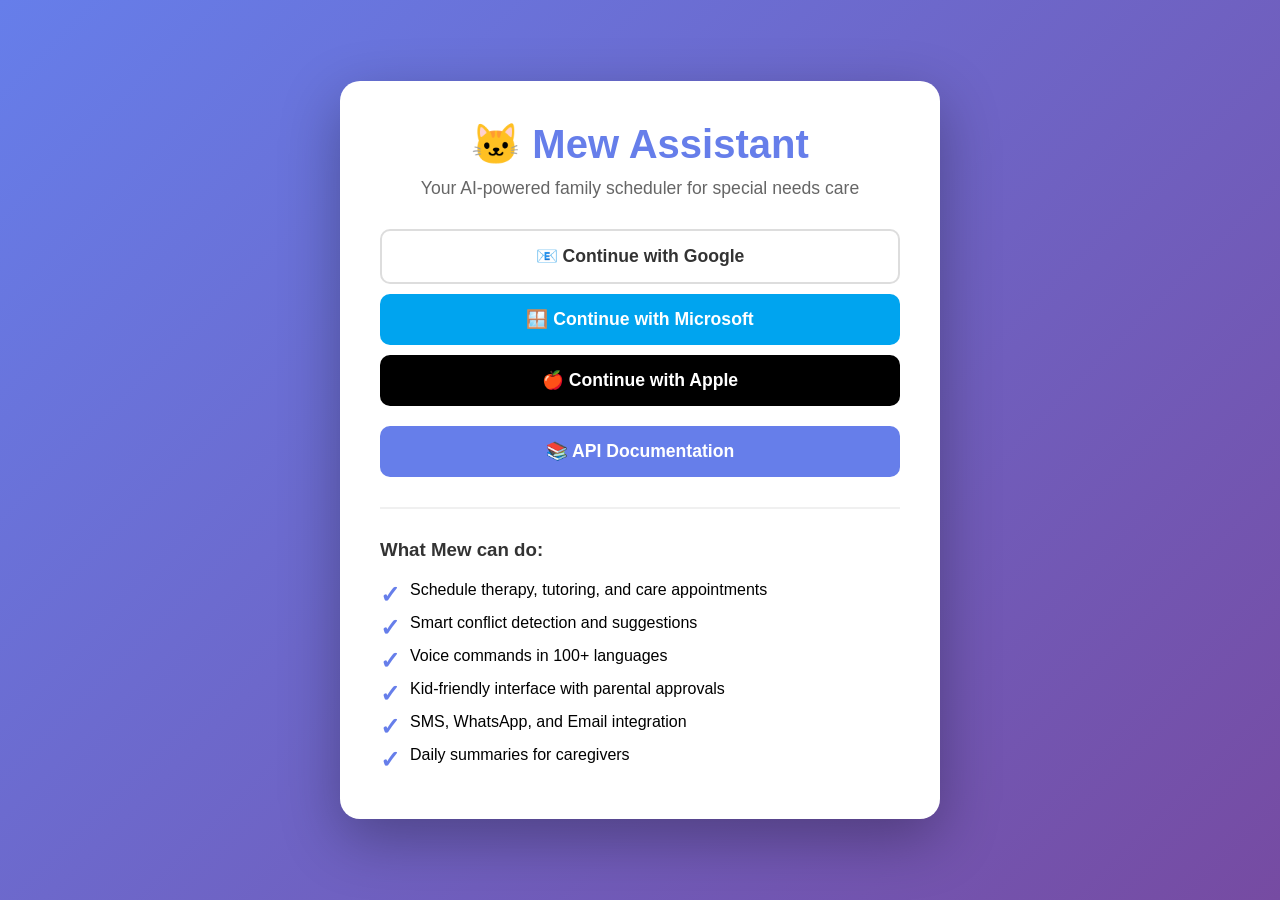
<file: app/templates/index.html>
<!DOCTYPE html>
<html lang="en">
<head>
    <meta charset="UTF-8">
    <meta name="viewport" content="width=device-width, initial-scale=1.0">
    <title>Mew Assistant - Your Family's AI Assistant</title>
    <style>
        * {
            margin: 0;
            padding: 0;
            box-sizing: border-box;
        }
        body {
            font-family: -apple-system, BlinkMacSystemFont, 'Segoe UI', Roboto, Oxygen, Ubuntu, Cantarell, sans-serif;
            background: linear-gradient(135deg, #667eea 0%, #764ba2 100%);
            min-height: 100vh;
            display: flex;
            justify-content: center;
            align-items: center;
            padding: 20px;
        }
        .container {
            background: white;
            border-radius: 20px;
            padding: 40px;
            max-width: 600px;
            width: 100%;
            box-shadow: 0 20px 60px rgba(0, 0, 0, 0.3);
        }
        h1 {
            color: #667eea;
            font-size: 2.5em;
            margin-bottom: 10px;
            text-align: center;
        }
        .tagline {
            color: #666;
            text-align: center;
            margin-bottom: 30px;
            font-size: 1.1em;
        }
        .btn {
            display: block;
            width: 100%;
            padding: 15px;
            margin: 10px 0;
            border: none;
            border-radius: 10px;
            font-size: 1.1em;
            font-weight: 600;
            cursor: pointer;
            transition: transform 0.2s, box-shadow 0.2s;
            text-decoration: none;
            text-align: center;
        }
        .btn:hover {
            transform: translateY(-2px);
            box-shadow: 0 10px 20px rgba(0, 0, 0, 0.2);
        }
        .btn-google {
            background: white;
            color: #333;
            border: 2px solid #ddd;
        }
        .btn-apple {
            background: black;
            color: white;
        }
        .btn-microsoft {
            background: #00a4ef;
            color: white;
        }
        .btn-primary {
            background: #667eea;
            color: white;
            margin-top: 20px;
        }
        .features {
            margin-top: 30px;
            padding-top: 30px;
            border-top: 2px solid #f0f0f0;
        }
        .feature {
            margin: 15px 0;
            padding-left: 30px;
            position: relative;
        }
        .feature:before {
            content: "✓";
            position: absolute;
            left: 0;
            color: #667eea;
            font-weight: bold;
            font-size: 1.5em;
        }
        @media (max-width: 600px) {
            .container {
                padding: 30px 20px;
            }
            h1 {
                font-size: 2em;
            }
        }
    </style>
</head>
<body>
    <div class="container">
        <h1>🐱 Mew Assistant</h1>
        <p class="tagline">Your AI-powered family scheduler for special needs care</p>
        
        <a href="/auth/simple/login?provider=google" class="btn btn-google">
            📧 Continue with Google
        </a>
        
        <a href="/auth/simple/login?provider=microsoft" class="btn btn-microsoft">
            🪟 Continue with Microsoft
        </a>
        
        <a href="/auth/simple/login?provider=apple" class="btn btn-apple">
            🍎 Continue with Apple
        </a>
        
        <a href="/docs" class="btn btn-primary">
            📚 API Documentation
        </a>
        
        <div class="features">
            <h3 style="margin-bottom: 20px; color: #333;">What Mew can do:</h3>
            <div class="feature">Schedule therapy, tutoring, and care appointments</div>
            <div class="feature">Smart conflict detection and suggestions</div>
            <div class="feature">Voice commands in 100+ languages</div>
            <div class="feature">Kid-friendly interface with parental approvals</div>
            <div class="feature">SMS, WhatsApp, and Email integration</div>
            <div class="feature">Daily summaries for caregivers</div>
        </div>
    </div>
</body>
</html>
</file>
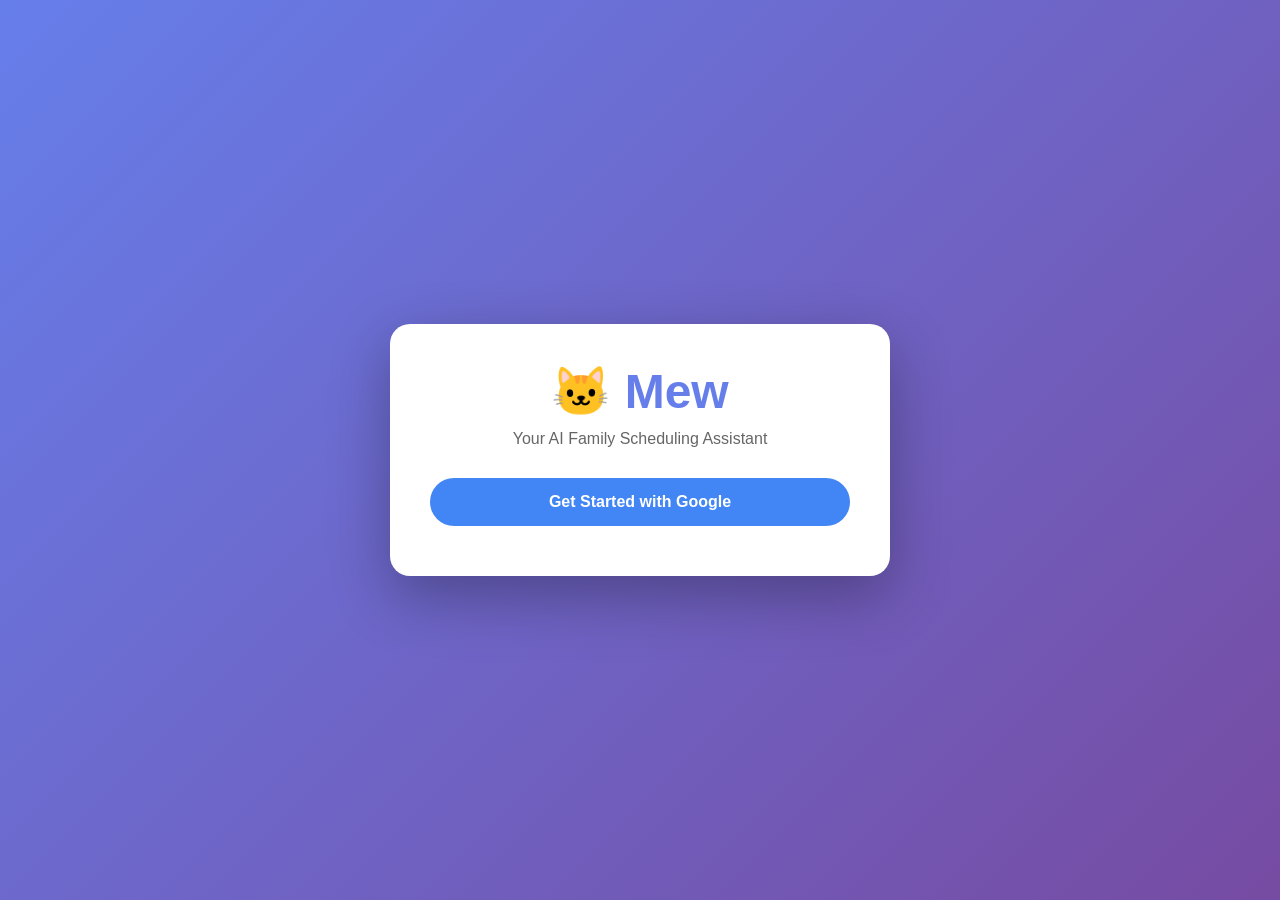
<file: app/static/dashboard.html>
<!DOCTYPE html>
<html lang="en">
<head>
    <meta charset="UTF-8">
    <meta name="viewport" content="width=device-width, initial-scale=1.0">
    <title>Mew Assistant</title>
    <style>
        * { margin: 0; padding: 0; box-sizing: border-box; }
        body {
            font-family: -apple-system, BlinkMacSystemFont, 'Segoe UI', Roboto, sans-serif;
            background: linear-gradient(135deg, #667eea 0%, #764ba2 100%);
            min-height: 100vh;
            display: flex;
            align-items: center;
            justify-content: center;
            padding: 20px;
        }
        .container {
            background: white;
            border-radius: 20px;
            box-shadow: 0 20px 60px rgba(0,0,0,0.3);
            max-width: 500px;
            width: 100%;
            padding: 40px;
            text-align: center;
        }
        h1 { font-size: 3em; color: #667eea; margin-bottom: 10px; }
        p { color: #666; margin-bottom: 30px; }
        .btn {
            display: block;
            width: 100%;
            padding: 15px;
            margin: 10px 0;
            border-radius: 50px;
            text-decoration: none;
            font-weight: 600;
            transition: all 0.3s;
            border: none;
            cursor: pointer;
            font-size: 1em;
        }
        .btn-google { background: #4285f4; color: white; }
        .btn-google:hover { background: #357ae8; transform: translateY(-2px); }
    </style>
</head>
<body>
    <div class="container">
        <h1>🐱 Mew</h1>
        <p>Your AI Family Scheduling Assistant</p>
        <a href="/auth/simple/login" class="btn btn-google">Get Started with Google</a>
    </div>
</body>
</html>
</file>
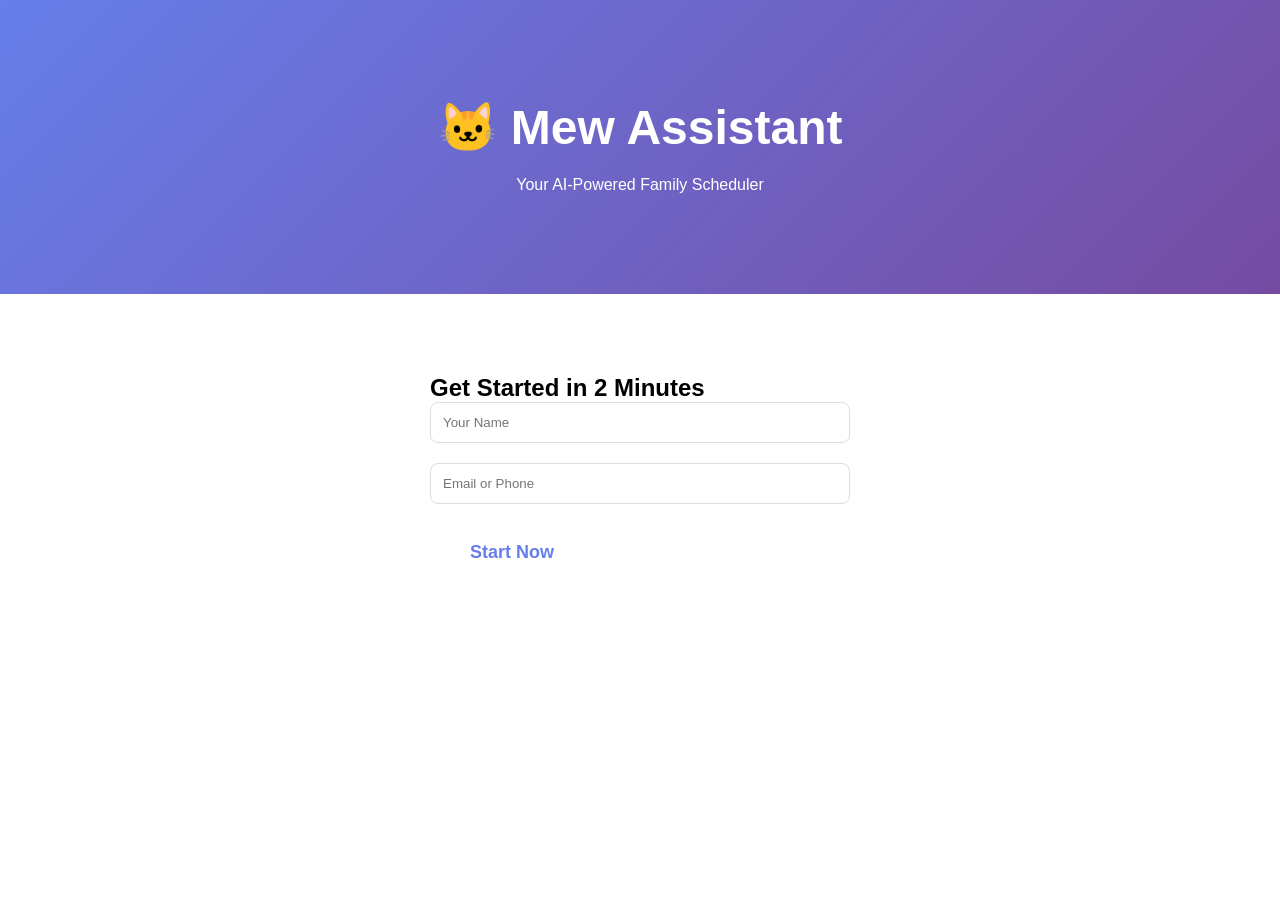
<file: app/templates/landing.html>
<!DOCTYPE html>
<html lang="en">
<head>
    <meta charset="UTF-8">
    <meta name="viewport" content="width=device-width, initial-scale=1.0">
    <title>Mew Assistant - Your AI Family Scheduler</title>
    <style>
        * { margin: 0; padding: 0; box-sizing: border-box; }
        body { font-family: -apple-system, BlinkMacSystemFont, 'Segoe UI', Roboto, sans-serif; }
        .hero { background: linear-gradient(135deg, #667eea 0%, #764ba2 100%); color: white; padding: 100px 20px; text-align: center; }
        .hero h1 { font-size: 48px; margin-bottom: 20px; }
        .cta-button { background: white; color: #667eea; padding: 18px 40px; border: none; border-radius: 50px; font-size: 18px; font-weight: bold; cursor: pointer; }
        .onboard-form { max-width: 500px; margin: 40px auto; background: white; padding: 40px; border-radius: 12px; }
        .form-group { margin-bottom: 20px; }
        .form-group input, .form-group select { width: 100%; padding: 12px; border: 1px solid #ddd; border-radius: 8px; }
    </style>
</head>
<body>
    <div class="hero">
        <h1>🐱 Mew Assistant</h1>
        <p>Your AI-Powered Family Scheduler</p>
    </div>
    <div class="onboard-form">
        <h2>Get Started in 2 Minutes</h2>
        <form action="/onboard/quick" method="post">
            <div class="form-group">
                <input type="text" name="name" placeholder="Your Name" required>
            </div>
            <div class="form-group">
                <input type="text" name="contact" placeholder="Email or Phone" required>
            </div>
            <button type="submit" class="cta-button">Start Now</button>
        </form>
    </div>
</body>
</html>
</file>
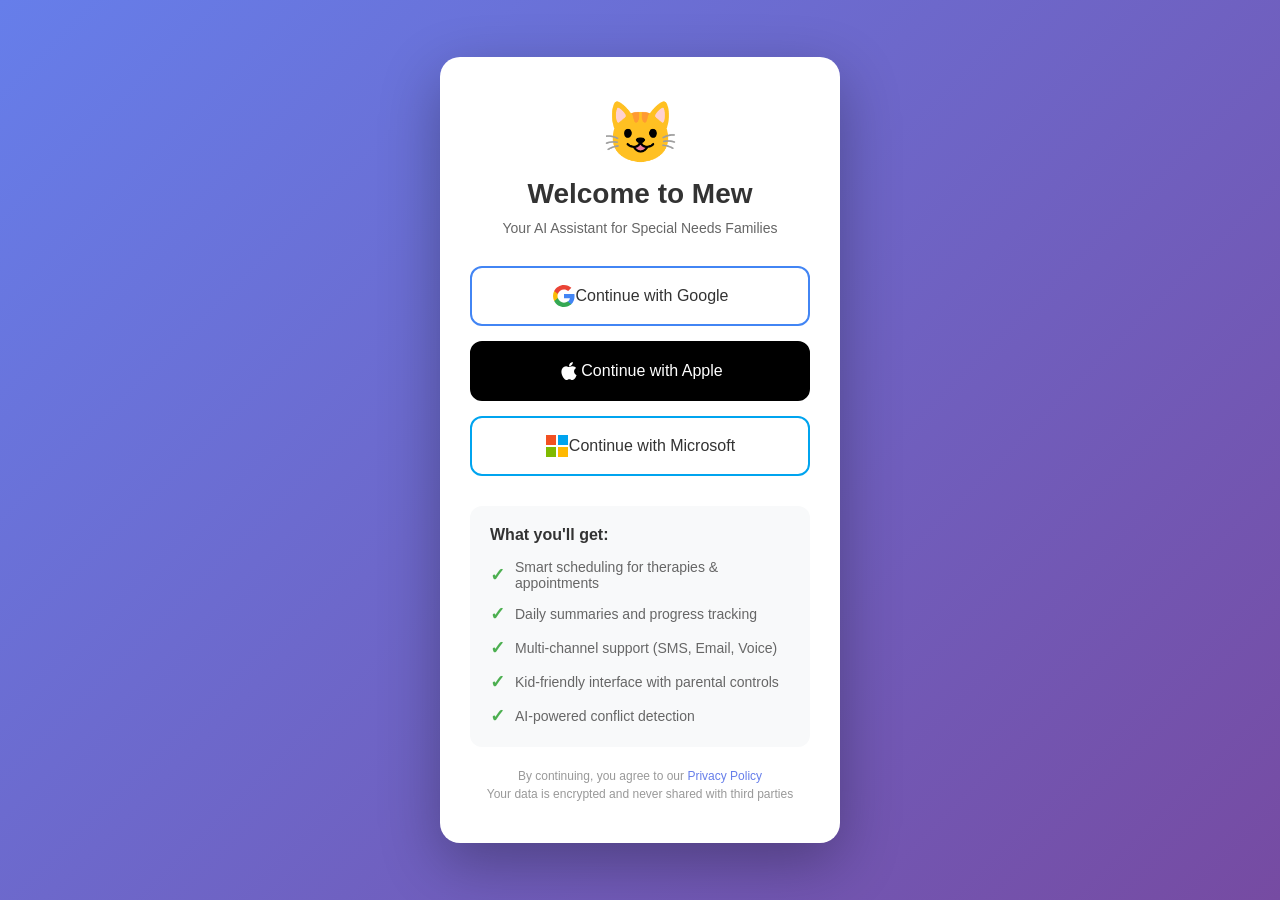
<file: app/templates/mobile_register.html>
<!DOCTYPE html>
<html lang="en">
<head>
    <meta charset="UTF-8">
    <meta name="viewport" content="width=device-width, initial-scale=1.0, maximum-scale=1.0, user-scalable=no">
    <meta name="apple-mobile-web-app-capable" content="yes">
    <meta name="apple-mobile-web-app-status-bar-style" content="default">
    <title>Mew Assistant - Sign Up</title>
    <style>
        * {
            margin: 0;
            padding: 0;
            box-sizing: border-box;
        }
        
        body {
            font-family: -apple-system, BlinkMacSystemFont, 'Segoe UI', Roboto, Oxygen, Ubuntu, sans-serif;
            background: linear-gradient(135deg, #667eea 0%, #764ba2 100%);
            min-height: 100vh;
            display: flex;
            align-items: center;
            justify-content: center;
            padding: 20px;
        }
        
        .container {
            background: white;
            border-radius: 20px;
            padding: 40px 30px;
            max-width: 400px;
            width: 100%;
            box-shadow: 0 20px 60px rgba(0,0,0,0.3);
        }
        
        .logo {
            text-align: center;
            margin-bottom: 30px;
        }
        
        .logo-emoji {
            font-size: 60px;
            margin-bottom: 10px;
        }
        
        h1 {
            color: #333;
            font-size: 28px;
            text-align: center;
            margin-bottom: 10px;
        }
        
        .subtitle {
            color: #666;
            text-align: center;
            margin-bottom: 30px;
            font-size: 14px;
        }
        
        .oauth-buttons {
            display: flex;
            flex-direction: column;
            gap: 15px;
            margin-bottom: 30px;
        }
        
        .oauth-btn {
            display: flex;
            align-items: center;
            justify-content: center;
            padding: 16px;
            border: 2px solid #e0e0e0;
            border-radius: 12px;
            background: white;
            cursor: pointer;
            transition: all 0.3s ease;
            text-decoration: none;
            color: #333;
            font-size: 16px;
            font-weight: 500;
        }
        
        .oauth-btn:active {
            transform: scale(0.98);
        }
        
        .oauth-btn img {
            width: 24px;
            height: 24px;
            margin-right: 12px;
        }
        
        .google-btn {
            border-color: #4285f4;
        }
        
        .google-btn:hover {
            background: #f8f9ff;
        }
        
        .apple-btn {
            background: #000;
            color: white;
            border-color: #000;
        }
        
        .apple-btn:hover {
            background: #333;
        }
        
        .microsoft-btn {
            border-color: #00a4ef;
        }
        
        .microsoft-btn:hover {
            background: #f0f8ff;
        }
        
        .divider {
            text-align: center;
            margin: 25px 0;
            position: relative;
        }
        
        .divider::before {
            content: '';
            position: absolute;
            left: 0;
            top: 50%;
            width: 100%;
            height: 1px;
            background: #e0e0e0;
        }
        
        .divider span {
            background: white;
            padding: 0 15px;
            position: relative;
            color: #999;
            font-size: 14px;
        }
        
        .features {
            background: #f8f9fa;
            border-radius: 12px;
            padding: 20px;
            margin-top: 20px;
        }
        
        .features h3 {
            font-size: 16px;
            margin-bottom: 15px;
            color: #333;
        }
        
        .feature-item {
            display: flex;
            align-items: center;
            margin-bottom: 12px;
            font-size: 14px;
            color: #666;
        }
        
        .feature-item:last-child {
            margin-bottom: 0;
        }
        
        .feature-item::before {
            content: '✓';
            color: #4caf50;
            font-weight: bold;
            margin-right: 10px;
            font-size: 18px;
        }
        
        .privacy-note {
            text-align: center;
            margin-top: 20px;
            font-size: 12px;
            color: #999;
            line-height: 1.5;
        }
        
        .privacy-note a {
            color: #667eea;
            text-decoration: none;
        }
        
        @media (max-width: 480px) {
            .container {
                padding: 30px 20px;
            }
            
            h1 {
                font-size: 24px;
            }
        }
    </style>
</head>
<body>
    <div class="container">
        <div class="logo">
            <div class="logo-emoji">😺</div>
            <h1>Welcome to Mew</h1>
            <p class="subtitle">Your AI Assistant for Special Needs Families</p>
        </div>
        
        <div class="oauth-buttons">
            <a href="/auth/simple/google" class="oauth-btn google-btn">
                <svg width="24" height="24" viewBox="0 0 24 24">
                    <path fill="#4285F4" d="M22.56 12.25c0-.78-.07-1.53-.2-2.25H12v4.26h5.92c-.26 1.37-1.04 2.53-2.21 3.31v2.77h3.57c2.08-1.92 3.28-4.74 3.28-8.09z"/>
                    <path fill="#34A853" d="M12 23c2.97 0 5.46-.98 7.28-2.66l-3.57-2.77c-.98.66-2.23 1.06-3.71 1.06-2.86 0-5.29-1.93-6.16-4.53H2.18v2.84C3.99 20.53 7.7 23 12 23z"/>
                    <path fill="#FBBC05" d="M5.84 14.09c-.22-.66-.35-1.36-.35-2.09s.13-1.43.35-2.09V7.07H2.18C1.43 8.55 1 10.22 1 12s.43 3.45 1.18 4.93l2.85-2.22.81-.62z"/>
                    <path fill="#EA4335" d="M12 5.38c1.62 0 3.06.56 4.21 1.64l3.15-3.15C17.45 2.09 14.97 1 12 1 7.7 1 3.99 3.47 2.18 7.07l3.66 2.84c.87-2.6 3.3-4.53 6.16-4.53z"/>
                </svg>
                Continue with Google
            </a>
            
            <a href="/auth/simple/apple" class="oauth-btn apple-btn">
                <svg width="24" height="24" viewBox="0 0 24 24" fill="white">
                    <path d="M17.05 20.28c-.98.95-2.05.88-3.08.4-1.09-.5-2.08-.48-3.24 0-1.44.62-2.2.44-3.06-.4C2.79 15.25 3.51 7.59 9.05 7.31c1.35.07 2.29.74 3.08.8 1.18-.24 2.31-.93 3.57-.84 1.51.12 2.65.72 3.4 1.8-3.12 1.87-2.38 5.98.48 7.13-.57 1.5-1.31 2.99-2.54 4.09l.01-.01zM12.03 7.25c-.15-2.23 1.66-4.07 3.74-4.25.29 2.58-2.34 4.5-3.74 4.25z"/>
                </svg>
                Continue with Apple
            </a>
            
            <a href="/auth/simple/microsoft" class="oauth-btn microsoft-btn">
                <svg width="24" height="24" viewBox="0 0 24 24">
                    <path fill="#f25022" d="M1 1h10v10H1z"/>
                    <path fill="#00a4ef" d="M13 1h10v10H13z"/>
                    <path fill="#7fba00" d="M1 13h10v10H1z"/>
                    <path fill="#ffb900" d="M13 13h10v10H13z"/>
                </svg>
                Continue with Microsoft
            </a>
        </div>
        
        <div class="features">
            <h3>What you'll get:</h3>
            <div class="feature-item">Smart scheduling for therapies & appointments</div>
            <div class="feature-item">Daily summaries and progress tracking</div>
            <div class="feature-item">Multi-channel support (SMS, Email, Voice)</div>
            <div class="feature-item">Kid-friendly interface with parental controls</div>
            <div class="feature-item">AI-powered conflict detection</div>
        </div>
        
        <div class="privacy-note">
            By continuing, you agree to our <a href="/privacy">Privacy Policy</a><br>
            Your data is encrypted and never shared with third parties
        </div>
    </div>
</body>
</html>
</file>
